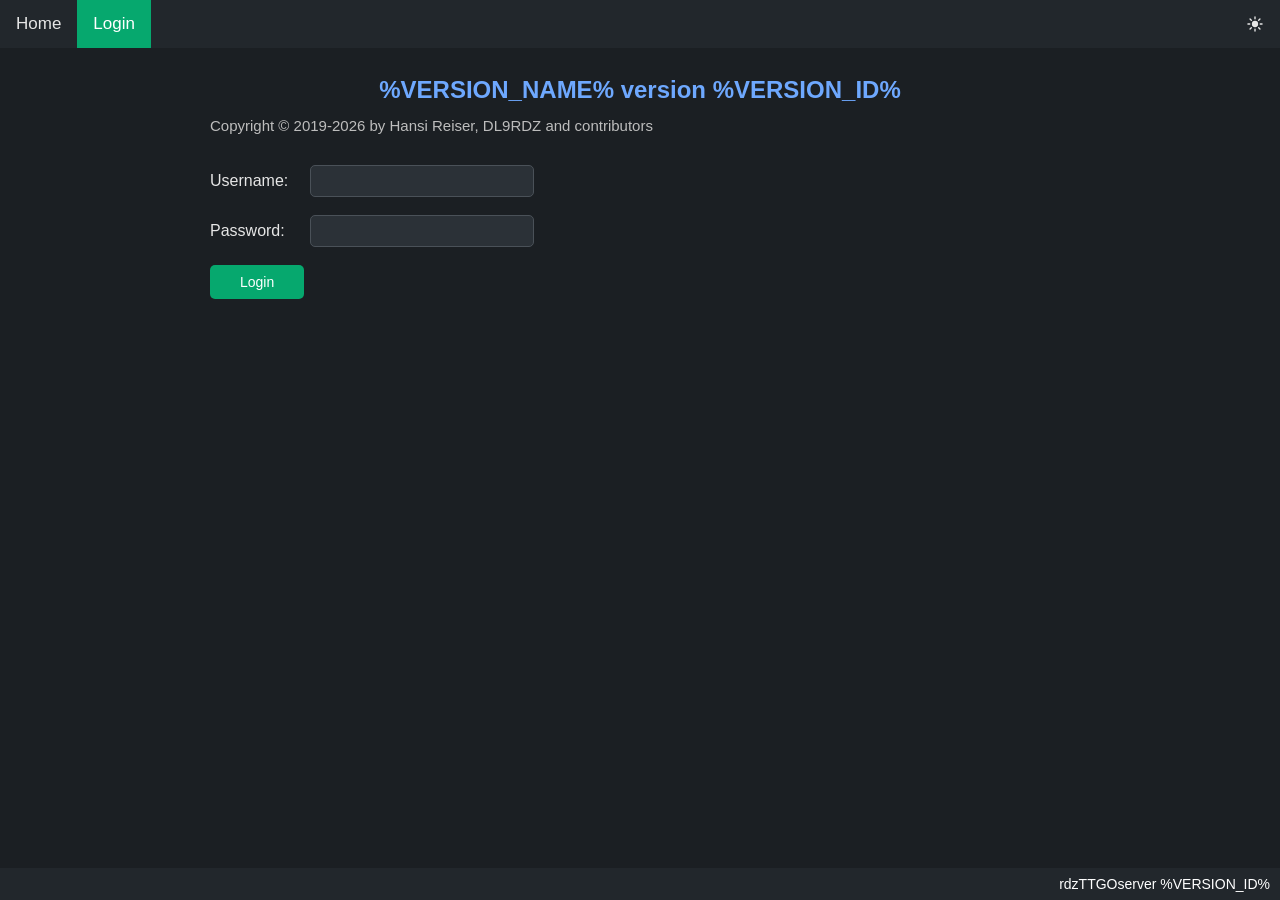
<file: RX_FSK/data/login.html>
<!DOCTYPE html>
<html lang="en">
<head>
    <title>rdzTTGOSonde Login</title>
    <meta charset="UTF-8">
    <meta name="color-scheme" content="light dark">
    <script src="theme.js?v=%VERSION_ID%"></script>
    <meta name="viewport" content="width=device-width, initial-scale=1.0">
    <title>Simple Login Form</title>
    <link rel="icon" href="data:,">
    <link rel="stylesheet" type="text/css" href="style.css?v=%VERSION_ID%">
    <style>
        /* Login button: match the project's green primary buttons. */
        #loginForm button[type="submit"] {
            background-color: var(--brand); color: var(--on-brand); border: none; border-radius: 5px;
            padding: 9px 30px; font-size: 14px; cursor: pointer;
            transition: background-color .3s ease;
        }
        #loginForm button[type="submit"]:hover { background-color: var(--brand-hover); }
        #loginForm button[type="submit"]:active { transform: translateY(1px); }
        /* Align the Username/Password labels so their inputs line up. */
        #loginForm label { display: inline-block; min-width: 6em; }
    </style>
    <script>
        // If loaded inside a tab iframe (e.g. after an auth redirect from a tab's content),
        // take over the full window. Carry the parent page + selected tab (its path + #hash)
        // along as ?next= so a successful login returns there -- this preserves the open tab,
        // which the server never sees (the #hash is never sent in the HTTP request).
        if (window.top !== window.self) {
            var dest = "/login.html";
            try {
                var t = window.top.location;
                dest += "?next=" + encodeURIComponent(t.pathname + t.search + t.hash);
            } catch (e) { /* cross-origin (shouldn't happen on-device); fall back to bare login */ }
            window.top.location.href = dest;
        }
    </script>
    <script src="dialog.js?v=%VERSION_ID%" type="text/javascript"></script>
    <script>
        // Validate a return target: must be a local path on this device. Rejects absolute URLs
        // (open-redirect protection) and the login/logout endpoints (which would loop). An
        // optional #tab hash is allowed. Returns the safe path, or null to fall back to home.
        function safeNext(n) {
            if (!n || n[0] !== '/' || n[1] === '/') return null;   // must be local, not "//host"
            if (n.indexOf('://') !== -1 || n.indexOf('\\') !== -1) return null;
            if (n.indexOf('/login.html') === 0 || n.indexOf('/logout') === 0) return null;
            return n;
        }
        function afterLogin() {
            const next = safeNext(new URLSearchParams(window.location.search).get('next'));
            window.location.href = next || '/index.html';
        }
        function doLogin(event) {
            event.preventDefault(); // Prevent form's default submission behavior
            const username = document.getElementById('user').value;
            const password = document.getElementById('pass').value;
            // The server verifies the password against a salted+peppered hash, so the
            // plaintext is sent here (the device has no TLS; the session cookie and all
            // other traffic already travel in clear over HTTP). On success the server
            // replies with a redirect (+Set-Cookie JWT), which fetch follows.
            const body = new URLSearchParams({ user: username, password: password });
            fetch('/login.html', { method: 'POST', body: body, credentials: 'same-origin' })
                .then(resp => {
                    if (resp.ok) { afterLogin(); return; }
                    return resp.text().then(msg => showAlert(msg || 'Login failed'));
                })
                .catch(() => { showAlert('Login failed (network error)'); });
        }
    </script>
</head>
<body>
<div class="wrapper">
 <div class="header"><div id="myTopnav" class="topnav">
  <a href="/index.html" class="tablinks">Home</a>
  <a id="defaultTab" class="tablinks active">Login</a>
 </div>
 <div id="themeToggle" class="themetoggle-mount"></div>
 </div>
 <div id="Login" class="tabcontent" style="display: flex;">
  <div class="system-info">
  <h1>%VERSION_NAME% version %VERSION_ID%</h1>
  <p>Copyright &copy; 2019-2026 by Hansi Reiser, DL9RDZ and contributors</p>
  <br>
    <form id="loginForm" action="/login.html" method="POST" onsubmit="doLogin(event)">
        <label for="user">Username:</label>
        <input type="text" id="user" name="user" required><br><br>

        <label for="pass">Password:</label>
        <input type="password" id="pass" name="password" required><br><br>

        <button type="submit">Login</button>
    </form>
  </div>
  <div class="footer"><span></span><span class="ttgoinfo">rdzTTGOserver %VERSION_ID%</span></div>
 </div>
</div>
</body>
</html>
</file>
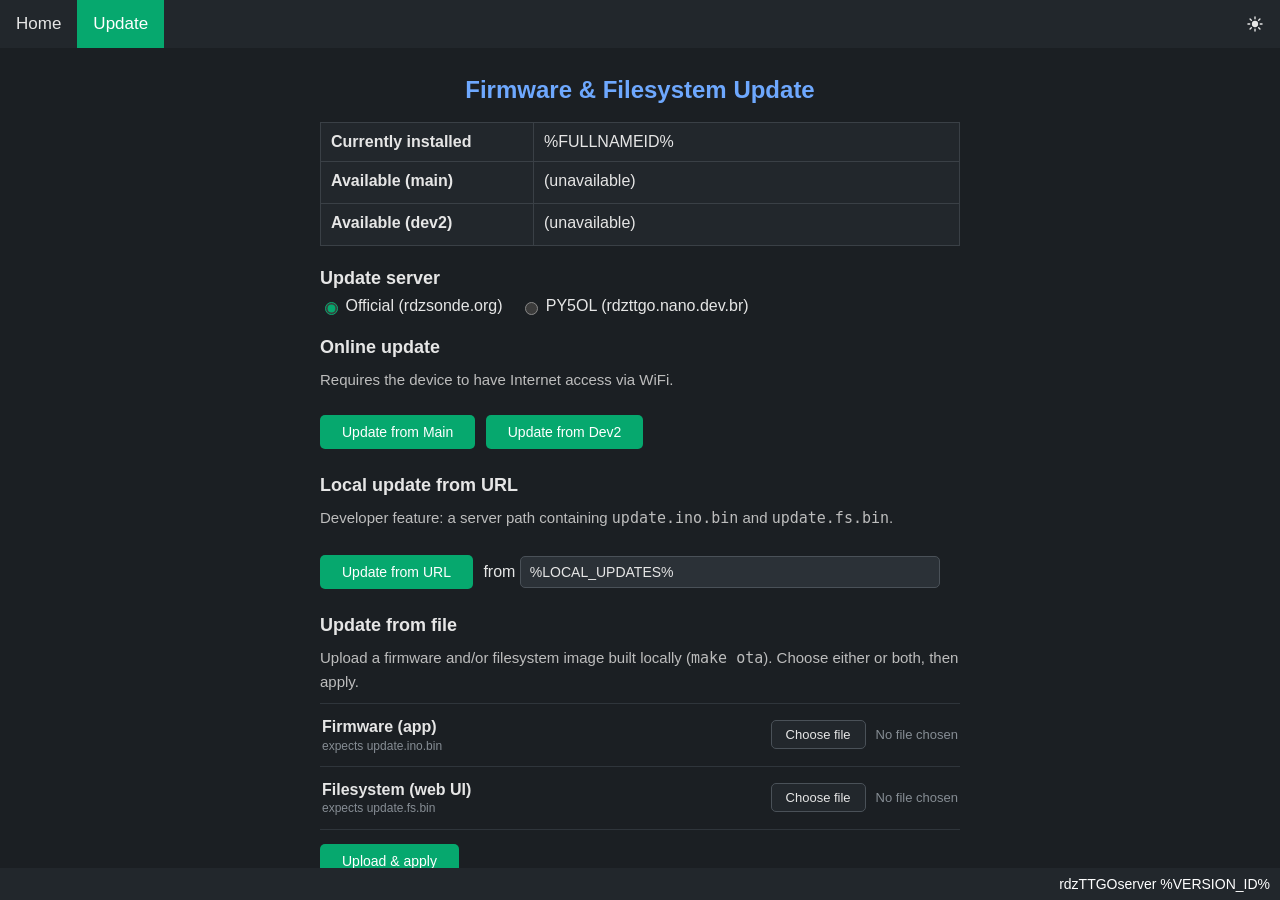
<file: RX_FSK/data/upd.html>
<!DOCTYPE html>
<html lang="en">
<head>
  <title>rdzTTGOSonde Update</title>
  <meta charset="UTF-8">
  <meta name="color-scheme" content="light dark">
  <script src="theme.js?v=%VERSION_ID%"></script>
  <meta name="viewport" content="width=device-width, initial-scale=1.0">
  <link rel="icon" href="data:,">
  <link rel="stylesheet" type="text/css" href="style.css?v=%VERSION_ID%">
  <script src="dialog.js?v=%VERSION_ID%"></script>
  <style>
    /* Update page: keep the table and each method section in one centered column. */
    .upd-version { max-width: 640px; margin: 18px auto; }
    .upd-version td:first-child { font-weight: bold; width: 12em; }
    .upd-section { margin: 22px auto; max-width: 640px; }
    .upd-section h2 { font-size: 18px; margin: 0 0 8px; }
    .upd-note { color: var(--text-muted); font-size: 13px; line-height: 1.5; }
    .upd-url { padding: 6px 8px; box-sizing: border-box; max-width: 30em; }
    /* Server-select radios. The shared ".system-info input:focus" rule (style.css)
       adds a green box-shadow meant for text fields, which looks wrong on a radio;
       reset it here and give the brand accent + a normal keyboard focus outline. */
    #server-select label { cursor: pointer; }
    #server-select input[type="radio"] { accent-color: var(--brand); box-shadow: none; vertical-align: middle; }
    #server-select input[type="radio"]:focus { box-shadow: none; outline: none; }
    #server-select input[type="radio"]:focus-visible { outline: 2px solid var(--brand); outline-offset: 2px; }
    /* Per-branch update status shown under the version in its table row. */
    .upd-status { display: block; font-size: 13px; margin-top: 3px; }
    .upd-ok    { color: var(--brand-text); }   /* up to date (green) */
    .upd-avail { color: var(--accent-info); }   /* update available (blue) */
    .upd-info  { color: var(--text-muted); }
    .upd-warn  { color: var(--danger-text); }
    .updbtn {
      background-color: var(--brand); color: var(--on-brand); border: none; border-radius: 5px;
      padding: 9px 22px; font-size: 14px; cursor: pointer; margin: 4px 6px 4px 0;
      transition: background-color .3s ease;
    }
    .updbtn:hover { background-color: var(--brand-hover); }
    .updbtn:active { transform: translateY(1px); }
    .updbtn:disabled { background-color: var(--brand-disabled); cursor: not-allowed; }
    /* Update-from-file: styled rows with a custom file button (the native control is
       unstyled and locale-dependent). */
    .filerow { display: flex; align-items: center; justify-content: space-between;
               gap: 14px; padding: 12px 2px; border-bottom: 1px solid var(--border-hairline); }
    .filerow:first-of-type { border-top: 1px solid var(--border-hairline); }
    .fileinfo { display: flex; flex-direction: column; line-height: 1.35; }
    .upd-hint { color: var(--text-faint); font-size: 12px; }
    .filepick { display: flex; align-items: center; gap: 10px; cursor: pointer; min-width: 0; }
    .filebtn { background: var(--bg-alt); border: 1px solid var(--border-input); border-radius: 5px;
               padding: 6px 14px; font-size: 13px; color: var(--text); white-space: nowrap; }
    .filepick:hover .filebtn { background: var(--border-soft); }
    /* Fixed-width name column so every .filepick is the same width and the "Choose file"
       buttons line up across rows (the button sits left of this variable-length name). */
    .filename { font-size: 13px; color: var(--text-faint); overflow-wrap: anywhere; flex: 0 0 12em; }
    .filepick.has-file .filename { color: var(--text); }
    .filepick.bad-name .filename { color: var(--danger-text); }   /* name differs from the expected one */
    .updbtn[type="submit"] { margin-top: 14px; }
  </style>
</head>
<body>
<div class="wrapper">
  <div class="header"><div id="myTopnav" class="topnav">
    <a href="/index.html" class="tablinks">Home</a>
    <a class="tablinks active">Update</a>
  </div>
  <div id="themeToggle" class="themetoggle-mount"></div>
  </div>
  <div class="tabcontent" style="display: flex;">
    <div class="system-info">
      <h1>Firmware &amp; Filesystem Update</h1>

      <!-- Installed vs. available versions; each available row also shows whether an
           online update to it is allowed (set by checkVersion()). -->
      <table class="status-table upd-version">
        <tr><td>Currently installed</td><td>%FULLNAMEID%</td></tr>
        <tr id="rowMain"><td>Available (main)</td><td>
          <span id="verMain">(&hellip;checking&hellip;)</span>
          <span id="stMain" class="upd-status"></span></td></tr>
        <tr id="rowDev2"><td>Available (dev2)</td><td>
          <span id="verDev2">(&hellip;checking&hellip;)</span>
          <span id="stDev2" class="upd-status"></span></td></tr>
        <tr id="rowPy5ol"><td>Available (PY5OL)</td><td>
          <span id="verPy5ol">(&hellip;checking&hellip;)</span>
          <span id="stPy5ol" class="upd-status"></span></td></tr>
      </table>

      <!-- Update server selector. Chooses which host the device downloads from; the
           choice is remembered in localStorage (applyServer). Official uses the built-in
           rdzsonde.org main/dev2 branches; PY5OL uses rdzttgo.nano.dev.br (single build).
           The download host itself is set in firmware (handleUpdatePost) by the button name. -->
      <div class="upd-section" id="server-select">
        <h2>Update server</h2>
        <label><input type="radio" name="updserver" value="official" checked>
          Official (rdzsonde.org)</label>
        &nbsp;&nbsp;
        <label><input type="radio" name="updserver" value="py5ol">
          PY5OL (rdzttgo.nano.dev.br)</label>
      </div>

      <!-- Online update (official): pulls from rdzsonde.org over the device's WiFi. Each
           button is enabled/disabled by checkVersion() based on the suffix comparison. -->
      <form class="upd-section" id="online-official" action="update.html" method="post">
        <h2>Online update</h2>
        <p class="upd-note">Requires the device to have Internet access via WiFi.</p>
        <input class="updbtn" id="btnMain" type="submit" name="main" value="Update from Main">
        <input class="updbtn" id="btnDev2" type="submit" name="dev2" value="Update from Dev2">
      </form>

      <!-- Online update (PY5OL): single flat build served from rdzttgo.nano.dev.br. -->
      <form class="upd-section" id="online-py5ol" action="update.html" method="post">
        <h2>Online update</h2>
        <p class="upd-note">Downloads from rdzttgo.nano.dev.br over the device's WiFi.</p>
        <input class="updbtn" id="btnPy5ol" type="submit" name="py5ol" value="Update from PY5OL">
      </form>

      <!-- Local update from a URL (developer feature; hidden unless enabled) -->
      <form class="upd-section" id="local-update-section" action="update.html" method="post">
        <h2>Local update from URL</h2>
        <p class="upd-note" id="local-update-info">Developer feature: a server path
          containing <tt>update.ino.bin</tt> and <tt>update.fs.bin</tt>.</p>
        <!-- The Local-Update button must precede the URL field: the firmware only honors
             the "url" parameter once it has already seen "local" in submission order. -->
        <input class="updbtn" type="submit" name="local" value="Update from URL"> from
        <input class="upd-url" type="text" name="url" value="%LOCAL_UPDATES%" size="48">
      </form>

      <!-- Update from local files (hidden unless allowfileupload is enabled in config).
           Select the firmware and/or filesystem image; one button uploads all chosen.
           The firmware auto-detects each file by content, so the slot is just a hint. -->
      <form class="upd-section" id="file-update-section" action="/uploadota" method="post"
            enctype="multipart/form-data">
        <h2>Update from file</h2>
        <p class="upd-note">Upload a firmware and/or filesystem image built locally
          (<tt>make ota</tt>). Choose either or both, then apply.</p>
        <div class="filerow">
          <div class="fileinfo"><b>Firmware (app)</b><span class="upd-hint">expects update.ino.bin</span></div>
          <label class="filepick">
            <input type="file" name="firmware" accept=".bin" data-expect="update.ino.bin" hidden>
            <span class="filebtn">Choose file</span><span class="filename">No file chosen</span>
          </label>
        </div>
        <div class="filerow">
          <div class="fileinfo"><b>Filesystem (web UI)</b><span class="upd-hint">expects update.fs.bin</span></div>
          <label class="filepick">
            <input type="file" name="filesystem" accept=".bin" data-expect="update.fs.bin" hidden>
            <span class="filebtn">Choose file</span><span class="filename">No file chosen</span>
          </label>
        </div>
        <input class="updbtn" type="submit" value="Upload &amp; apply">
      </form>

      <div class="upd-section">
        <p class="upd-note">
          If the version suffix <b>letter</b> differs, a full re-flash over USB is
          mandatory and the update will not work. If only the <b>number</b> differs,
          the update includes filesystem changes but is safe to apply. If the suffix
          is identical, the update applies fully.
        </p>
      </div>
    </div>
    <div class="footer"><span></span><span class="ttgoinfo">rdzTTGOserver %VERSION_ID%</span></div>
  </div>
</div>

<script>
const localEnabled = "%LOCAL_UPDATES%";
const fileUploadEnabled = "%ALLOWFILEUPLOAD%";   // "1" enables the Update-from-file section
const installed = "%FULLNAMEID%".trim();   // e.g. teste20260616-C3
const initialBootID = "%BOOTID%";          // changes when the device reboots after updating
// PCT holds the percent sign, built at runtime so no literal percent character appears
// in this file. It is served through the firmware token template engine, which would
// mis-parse a stray percent as a token delimiter and corrupt the script.
const PCT = String.fromCharCode(37);

document.addEventListener("DOMContentLoaded", () => {
  // The local-update-from-URL section is a developer feature; hide it unless a
  // local update server has been configured (localupd.txt -> %LOCAL_UPDATES%).
  if (localEnabled.trim() === "") {
    const sec = document.getElementById("local-update-section");
    if (sec) sec.style.display = "none";
  }
});

// On a real device the page is served from the device's IP and pulls version info
// from the selected update server. Under the local preview server (localhost, or its
// :8099 port) the same paths are mocked, so fetch them same-origin.
const isPreview = location.hostname === "localhost" ||
                  location.hostname === "127.0.0.1" || location.port === "8099";
// Base URL for the browser's version check, per selected server. This is only the
// UI version fetch — the device itself downloads the firmware over http (no TLS),
// see handleUpdatePost/execOTA. The PY5OL server redirects http->https for
// everything except the .bin files, and a redirect response carries no CORS header,
// so fetch its update-info.html over https directly (the browser can do TLS; going
// from an http page to https is allowed, unlike the reverse).
function hostFor(server) {
  if (isPreview) return "";
  return server === "py5ol" ? "https://rdzttgo.nano.dev.br" : "http://rdzsonde.org";
}
const SERVER_KEY = "rdzUpdateServer";   // localStorage key remembering the last choice

// Version strings look like <version_id>-<Letter><Number> (Letter=filesystem major,
// Number=filesystem minor). The suffix is the final '-' token.
function suffixOf(id) {
  let tok = (id || "").trim().split("-").pop();
  let m = /^([A-Za-z]+)(\d+)$/.exec(tok);
  return m ? { letter: m[1].toUpperCase(), number: parseInt(m[2], 10), raw: tok } : null;
}
const insSuf = suffixOf(installed);

// Fork origin of a version string. The PY5OL fork bakes a fixed "py5ol-" prefix into
// version_id (scripts/ota_version.py); upstream builds (e.g. "dev20260405") don't.
// Anything without that prefix is treated as the Official fork.
function forkOf(id) {
  return /^py5ol/i.test((id || "").trim()) ? "PY5OL" : "Official";
}
const installedFork = forkOf(installed);
// Which fork each online update button installs. Local-URL/file uploads supply a
// user-chosen image and are intentionally absent here (no cross-fork gate).
const BUTTON_FORK = { main: "Official", dev2: "Official", py5ol: "PY5OL" };

// Two independent questions:
//  1) Freshness: is a new version available? Compare the FULL version string
//     (version_id + suffix), NOT just the filesystem suffix -- otherwise two
//     different builds sharing the same FS version look "up to date".
//  2) Compatibility (only relevant once a new version exists), from the suffix:
//     Letter differs -> FS layout incompatible, USB re-flash required (block).
//     Number differs -> FS content changed but safe to apply online (allow).
//     Same suffix    -> applies fully (allow).
// Unknown/unparseable available version -> allow (can't validate).
function classify(avail) {
  avail = (avail || "").trim();
  let av = suffixOf(avail);
  if (!insSuf || !av) return { ok: true, level: "upd-info", msg: "" };
  if (avail === installed)
    return { ok: true, level: "upd-ok", msg: "✓ Up to date" };
  // A different version is available -- qualify how it can be applied.
  if (av.letter !== insSuf.letter)
    return { ok: false, level: "upd-warn", msg: "✗ Update available — incompatible filesystem (" +
             insSuf.letter + "→" + av.letter + "), USB re-flash required" };
  if (av.number !== insSuf.number)
    return { ok: true, level: "upd-avail", msg: "↑ Update available — filesystem changes (" +
             insSuf.raw + "→" + av.raw + "), safe to apply online" };
  return { ok: true, level: "upd-avail", msg: "↑ Update available — applies fully" };
}

// Fetch an "available version" string from a full URL, show it, set its status, and
// gate its button. Used for both the official main/dev2 branches and the flat PY5OL
// build (whose update-info.html sits at the server root).
function checkVersionUrl(url, verEl, stEl, btn) {
  let req = new XMLHttpRequest();
  // Cache-bust: without this the browser serves update-info.html from disk cache
  // and reports a stale "available version". A query param (rather than a
  // Cache-Control header) avoids triggering a CORS preflight on the cross-origin fetch.
  url += (url.indexOf("?") >= 0 ? "&" : "?") + "_=" + (new Date()).getTime();
  req.open("GET", url);
  req.onload = () => {
    let avail = req.response.replace(/<[^>]*>/g, "").trim();
    verEl.textContent = avail || "(unknown)";
    let c = classify(avail);
    btn.disabled = !c.ok;
    stEl.textContent = c.msg;
    stEl.className = "upd-status " + c.level;
  };
  req.onerror = () => {
    // Can't validate without the available version; leave the button usable.
    verEl.textContent = "(unavailable)";
  };
  req.send();
}

// Show the rows/forms for the chosen server, remember the choice, and (re)run the
// version check(s) for whatever is now visible.
function applyServer(server) {
  const isPu = server === "py5ol";
  document.getElementById("rowMain").style.display   = isPu ? "none" : "";
  document.getElementById("rowDev2").style.display   = isPu ? "none" : "";
  document.getElementById("rowPy5ol").style.display = isPu ? "" : "none";
  document.getElementById("online-official").style.display = isPu ? "none" : "";
  document.getElementById("online-py5ol").style.display   = isPu ? "" : "none";
  const r = document.querySelector('input[name=updserver][value="' + server + '"]');
  if (r) r.checked = true;
  try { localStorage.setItem(SERVER_KEY, server); } catch (e) { /* private mode */ }

  if (isPu) {
    // PY5OL is a single flat build: update-info.html lives at the server root.
    checkVersionUrl(hostFor("py5ol") + "/update-info.html",
      document.getElementById("verPy5ol"),
      document.getElementById("stPy5ol"),
      document.getElementById("btnPy5ol"));
  } else {
    checkVersionUrl(hostFor("official") + "/main/update-info.html",
      document.getElementById("verMain"),
      document.getElementById("stMain"), document.getElementById("btnMain"));
    checkVersionUrl(hostFor("official") + "/dev2/update-info.html",
      document.getElementById("verDev2"),
      document.getElementById("stDev2"), document.getElementById("btnDev2"));
  }
}

// Restore the last-used server (default official) and wire the radio buttons.
let savedServer = "official";
try { savedServer = localStorage.getItem(SERVER_KEY) || "official"; } catch (e) { /* ignore */ }
if (savedServer !== "official" && savedServer !== "py5ol") savedServer = "official";
applyServer(savedServer);
document.querySelectorAll('input[name=updserver]').forEach(radio =>
  radio.addEventListener("change", () => applyServer(radio.value)));

// Intercept the online / local-URL update forms: confirm, POST in the background,
// then show a progress dialog that polls for the reboot and reloads. Submitting
// normally would navigate away to the firmware's plain "wait until reboot" text.
function startServerUpdate(form, submitter) {
  // Build the urlencoded body in the order the firmware expects: the action button
  // (main/dev2/local) first, and for a local update the url field AFTER "local".
  const body = new URLSearchParams();
  body.append(submitter.name, submitter.value);
  if (submitter.name === "local") {
    const u = form.querySelector("[name=url]");
    if (u) body.append("url", u.value);
  }
  const dlg = showProgress("Sending update request…", "Updating");
  fetch(form.action, { method: "POST", body: body, credentials: "same-origin" })
    .then(r => {
      if (!r.ok) return r.text().then(t => { throw new Error(t || ("HTTP " + r.status)); });
      dlg.close();
      waitForRebootAndReload(initialBootID, "Updating",
        "The device is downloading and flashing the new version, then it will reboot. " +
        "Do not power it off.");
    })
    .catch(err => { dlg.close(); showAlert("Could not start update: " + err.message); });
}

document.querySelectorAll('form[action="update.html"]').forEach(form => {
  form.addEventListener("submit", e => {
    e.preventDefault();
    const sub = e.submitter || form.querySelector("input[type=submit]");
    if (!sub || sub.disabled) return;
    const targetFork = BUTTON_FORK[sub.name];   // undefined for local-URL -> no gate
    if (targetFork && targetFork !== installedFork) {
      // Cross-fork update: require the user to type the target fork name so a fork
      // switch can't be triggered by an accidental tap.
      const word = targetFork.toUpperCase();
      showPrompt(
        "This switches your firmware from " + installedFork + " to " + targetFork +
        " — these are different builds.\nType " + word +
        " to continue. The device will reboot after updating.",
        { title: "Switch firmware source?", placeholder: word, confirmWord: targetFork })
        .then(ok => { if (ok) startServerUpdate(form, sub); });
      return;
    }
    showConfirm(sub.value + " now?\nThe device will reboot after updating.")
      .then(ok => { if (ok) startServerUpdate(form, sub); });
  });
});

// Update-from-file: upload the selected firmware/filesystem image(s) to /uploadota with
// an upload progress bar, then wait for the reboot and reload. Hidden unless enabled.
function startFileUpload(form) {
  const fd = new FormData();
  let n = 0;
  form.querySelectorAll("input[type=file]").forEach(inp => {
    if (inp.files && inp.files.length) { fd.append(inp.name, inp.files[0]); n++; }
  });
  if (n === 0) { showAlert("Please choose at least one file to upload."); return; }
  showConfirm("Upload " + n + " file(s) and apply?\nThe device will reboot afterwards.")
    .then(ok => {
      if (!ok) return;
      const dlg = showProgress("Uploading… 0" + PCT, "Updating");
      const xhr = new XMLHttpRequest();
      xhr.open("POST", form.action);
      xhr.upload.onprogress = e => {
        if (e.lengthComputable) dlg.update("Uploading… " + Math.round(e.loaded / e.total * 100) + PCT);
      };
      xhr.onload = () => {
        if (xhr.status === 200) {
          waitForRebootAndReload(initialBootID, "Updating",
            "The uploaded image is being applied, then the device will reboot. Do not power it off.");
        } else {
          dlg.close();
          showAlert("Upload failed: " + (xhr.responseText || ("HTTP " + xhr.status)));
        }
      };
      xhr.onerror = () => { dlg.close(); showAlert("Upload failed (network error)."); };
      xhr.send(fd);
    });
}

// Reflect the chosen file's name in the styled picker. accept="" only filters by
// extension, so flag (red) a name that differs from the expected one — but still
// allow it, since the firmware detects firmware-vs-filesystem by content anyway.
function refreshPick(inp) {
  const pick = inp.closest(".filepick");
  const fnEl = pick.querySelector(".filename");
  if (inp.files && inp.files.length) {
    const nm = inp.files[0].name, expect = inp.getAttribute("data-expect");
    fnEl.textContent = nm;
    pick.classList.add("has-file");
    pick.classList.toggle("bad-name", !!expect && nm !== expect);
  } else {
    fnEl.textContent = "No file chosen";
    pick.classList.remove("has-file", "bad-name");
  }
}

const fileForm = document.getElementById("file-update-section");
if (fileForm) {
  if (fileUploadEnabled === "0" || fileUploadEnabled.trim() === "") {
    fileForm.style.display = "none";
  } else {
    fileForm.querySelectorAll("input[type=file]").forEach(inp =>
      inp.addEventListener("change", () => refreshPick(inp)));
    fileForm.addEventListener("submit", e => { e.preventDefault(); startFileUpload(e.target); });
  }
}
</script>
</body>
</html>
</file>
<file: RX_FSK/data/style.css>
/* =========================================================================
   Theme tokens. Light values live here; the dark set is in the two blocks
   at the end of this file. Colors elsewhere in this file MUST be var(--...)
   references -- the only exceptions are the two select-caret data-URI SVGs
   (a data: URL cannot contain var()) and the fixed status dots (.ybg/.gbg/
   .rbg), which mean the same thing in both themes.
   ========================================================================= */
:root {
  color-scheme: light;

  --bg: #fff;                 /* page background */
  --bg-alt: #f4f4f4;          /* table header / subtle fill */
  --surface: #fff;            /* cards, modals, popups, select options */
  --surface-translucent: rgba(255, 255, 255, 0.8);  /* .leaflet-center over the map */
  --table-bg: #ddd;           /* legacy table/th/td fill */
  --table-caption-bg: #aaa;   /* td#caption */
  --table-sfreq-bg: #ccc;     /* td#sfreq */

  --text: #333;               /* default text */
  --body-text: #000;          /* browser default */
  --text-strong: #000;        /* emphasised text on light fills */
  --text-body: #545454;       /* modal copy */
  --text-secondary: #444;     /* .system-info paragraphs */
  --text-muted: #777;         /* secondary notes */
  --text-faint: #999;         /* hints, filenames */
  --option-text: #222;        /* open <select> option list */
  --heading: #0F3376;         /* h1 */
  --link: #0000ee;            /* a:link/a:visited */

  --border: #ccc;
  --border-soft: #ddd;
  --border-strong: #bbb;
  --border-input: #c9c9c9;    /* .modal-input, .filebtn */
  --border-hairline: #e3e3e3; /* upd.html file rows */
  --table-border: black;      /* the legacy `table, th, td` border */
  --panel-hover-bg: #808080;  /* .cfgpanel:hover td */

  --field-bg: #fff;
  --field-border: #bbb;
  --field-text: #333;

  --brand: #04AA6D;           /* brand green as a BACKGROUND (buttons) */
  --brand-hover: #038f5b;
  --brand-active: #037a4d;
  --brand-disabled: #9bbfae;
  --brand-text: #04AA6D;      /* brand green as TEXT (needs its own contrast) */
  --brand-ring: rgba(4, 170, 109, 0.20);
  --brand-ring-strong: rgba(4, 170, 109, 0.40);
  --on-brand: #fff;           /* text on a brand-colored fill */

  --danger: #CC1111;          /* destructive BACKGROUND */
  --danger-hover: #b30f0f;
  --danger-text: #c00;        /* destructive TEXT */

  --neutral-btn: #6e7881;
  --neutral-btn-hover: #5f686f;
  --neutral-btn-active: #545c62;
  --neutral-ring: rgba(110, 120, 129, 0.5);
  --disabled-btn: #6c757d;
  --disabled-btn-text: #cfd3d6;

  --nav-bg: #333;
  --nav-text: #f2f2f2;
  --nav-icon: #fff;           /* .hamburger bars */
  --nav-hover-bg: #ddd;
  --nav-hover-text: #000;
  --menu-bg: #3a3a3a;
  --menu-text: #f2f2f2;
  --menu-muted: #bbb;
  --menu-border: #4a4a4a;

  --shadow: rgba(0, 0, 0, 0.18);
  --shadow-strong: rgba(0, 0, 0, 0.35);
  --shadow-menu: rgba(0, 0, 0, 0.65);
  --overlay: rgba(0, 0, 0, 0.4);
  --spinner-track: #e6e6e6;
  --accent-info: #007BFF;     /* #refresh-button:hover */
}

/* --border-hairline, --border-soft, --brand-text, --danger-text and --text-faint are
   referenced by no rule in this file. That is intentional, not dead weight: they are
   consumed by the other pages' inline styles (upd.html, sdfiles.html, users.html). Do
   not delete them, and do not add rules here just to use them. */

body, html {
	height: 100%;
	margin: 0;
	font-family: Arial;
	background-color: var(--bg);
}

/* Modal dialogs (dialog.js) -- replaces native alert()/confirm().
   Styled to resemble SweetAlert2's default theme (centered card, bounce-in,
   indigo confirm + grey cancel) without bundling the library. */
.modal-overlay {
	position: fixed;
	top: 0; right: 0; bottom: 0; left: 0;
	z-index: 1060;
	display: flex;
	align-items: center;
	justify-content: center;
	padding: 16px;
	background: var(--overlay);
	animation: modalFade 0.15s ease-out;
}
.modal-box {
	background: var(--surface);
	color: var(--text-body);
	width: auto;
	min-width: 15em;
	max-width: 26em;
	border-radius: 14px;
	padding: 1.75em 1.75em 1.4em;
	box-shadow: 0 10px 40px var(--shadow);
	font-family: Arial, sans-serif;
	font-size: 16px;
	text-align: center;
	animation: modalPop 0.3s;
}
.modal-msg {
	white-space: pre-line;
	line-height: 1.55;
	font-size: 1.125em;
	color: var(--text-body);
	margin: 0 0 1.5em;
}
.modal-input {
	display: block;
	width: 100%;
	box-sizing: border-box;
	padding: 0.55em 0.7em;
	margin: 0 0 1.4em;
	font-size: 1.05em;
	border: 1px solid var(--border-input);
	border-radius: 0.25em;
}
.modal-input:focus {
	outline: none;
	border-color: var(--brand);   /* project green accent */
	box-shadow: 0 0 0 3px var(--brand-ring);
}
/* Progress dialog (showProgress): spinner + bold title above the message. */
.modal-spinner {
	width: 42px; height: 42px; margin: 0.1em auto 1.1em;
	border: 4px solid var(--spinner-track); border-top-color: var(--brand);
	border-radius: 50%; animation: modalSpin 0.9s linear infinite;
}
.modal-title { font-size: 1.2em; font-weight: 700; color: var(--text); margin: 0 0 0.55em; }
@keyframes modalSpin { to { transform: rotate(360deg); } }
.modal-actions {
	display: flex;
	flex-direction: row-reverse;   /* confirm on the left, cancel on the right (SweetAlert2 order) */
	justify-content: center;
	gap: 0.6em;
}
.modal-btn {
	border: 0;
	border-radius: 0.25em;
	padding: 0.625em 1.6em;
	font-size: 1em;
	font-weight: 500;
	color: var(--on-brand);
	cursor: pointer;
	transition: background-color .15s, box-shadow .15s;
}
.modal-btn:focus-visible {
	outline: none;
	box-shadow: 0 0 0 3px var(--brand-ring-strong);
}
.modal-btn-primary { background-color: var(--brand); }   /* project green accent */
.modal-btn-primary:hover { background-color: var(--brand-hover); }
.modal-btn-primary:active { background-color: var(--brand-active); }
.modal-btn-cancel { background-color: var(--neutral-btn); }
.modal-btn-cancel:hover { background-color: var(--neutral-btn-hover); }
.modal-btn-cancel:active { background-color: var(--neutral-btn-active); }
.modal-btn-cancel:focus-visible { box-shadow: 0 0 0 3px var(--neutral-ring); }
/* Disabled OK button (showPrompt gate: text doesn't yet match confirmWord). Muted
   green matches .updbtn:disabled; :disabled:hover keeps the hover rule from re-darkening. */
.modal-btn:disabled { cursor: not-allowed; opacity: 0.7; }
.modal-btn-primary:disabled,
.modal-btn-primary:disabled:hover { background-color: var(--brand-disabled); }

@keyframes modalFade { from { opacity: 0; } to { opacity: 1; } }
/* SweetAlert2's signature show animation (swal2-show) */
@keyframes modalPop {
	0%   { transform: scale(0.7); }
	45%  { transform: scale(1.05); }
	80%  { transform: scale(0.95); }
	100% { transform: scale(1); }
}
@media (prefers-reduced-motion: reduce) {
	.modal-overlay, .modal-box, .modal-spinner { animation: none; }
	/* Still a visible ring, just not spinning. */
	.tabcontent.loading::after { animation: none; }
}

.system-info {
    padding: 20px;
    font-family: Arial, sans-serif;
    flex-grow: 1;
    overflow-y: auto;
}
.system-info p {
    margin: 10px auto;   /* auto L/R so paragraphs stay centered in the full-width panel */
    font-size: 15px;
    font-weight: normal;
    line-height: 1.55;
    color: var(--text-secondary);
}
.system-info h1 {
    font-size: 24px;
    margin-bottom: 10px;
}
.status-table {
    width: 100%;
    border-collapse: collapse;
    margin-top: 20px;
}
.status-table th, .status-table td {
    padding: 10px;
    border: 1px solid var(--border);
    text-align: left;
    vertical-align: top;
}
.status-table th {
    background-color: var(--bg-alt);
    font-weight: bold;
}
#refresh-button {
    background: none;
    border: none;
    cursor: pointer;
}
#refresh-button:hover {
    color: var(--accent-info);
}

h2.external-links {
    margin-top: 40px;
    text-align: center;
    font-size: 20px;
    margin-bottom: 15px;
}

.link-buttons {
    display: flex;
    justify-content: center;
    gap: 20px;
}

.link-buttons .button {
    background-color: var(--brand);
    color: var(--on-brand);
    padding: 15px 20px;
    text-decoration: none;
    border-radius: 5px;
    font-size: 18px;
    transition: background-color 0.3s ease;
}


.active, .cfgheader:hover {
  background-color: var(--border);
}
.cfgpanel {
}
.cfgpanel:hover td, .cfgpanel:active td{
    background-color: var(--panel-hover-bg) !important;
    color: var(--on-brand);
}

th.cfg {
  padding:5pt
}
table.stat {
  margin:0px 0px 5px 0px;
}

.hamburger {
  position: relative;
  display: inline-block;
  width: 1.25em;
  height: 0.8em;
  margin-right: 0.3em;
  border-top: 0.2em solid var(--nav-icon);
  border-bottom: 0.2em solid var(--nav-icon);
}

.hamburger:before {
  content: "";
  position: absolute;
  top: 0.3em;
  left: 0px;
  width: 100%;
  border-top: 0.2em solid var(--nav-icon);
}

.wrapper {
  height: 100%;
  display: flex;
  flex-direction: column;
  margin: 0;
}
.tci {
  flex-grow: 1; border: none; margin: 0; padding: 0; overflow-y: auto;
  /* Hidden until the frame's own document has loaded and themed itself (index.html
     adds .loaded on the iframe's load event). A frame that is still blank has no
     data-theme and no style.css, so its color scheme resolves light; when that
     differs from the embedder's (dark UI over a light OS preference) the browser
     keeps the frame's canvas opaque and paints it white, over the background-color
     below -- which is why that rule alone cannot cover the gap. Uncached, the gap
     lasts a whole qrg.html + style.css fetch from the device.
     visibility, not display: the flex box keeps its size, so revealing the frame
     does not reflow the tab. */
  visibility: hidden;
}
.tci.loaded { visibility: visible; }
.footer {
 background-color: var(--nav-bg);
 display: flex;
 justify-content: space-between;
}

td.ch {
  text-align: right;
  padding: 0px 8px;
}
td.act {
  text-align: center;
}
table, th, td {
	border: 1px solid var(--table-border);
	border-collapse: collapse;
	background-color: var(--table-bg)
}

td#caption {
	text-align: center;
	background-color: var(--table-caption-bg);
	font-weight: bold;
}

td#sfreq {
	background-color: var(--table-sfreq-bg);
}

.content {
	display: flex;
	flex: 1;
	flex-direction: column;
	overflow: auto;
	height: 100%;
}
.tabcontent {
	display: none;
	flex: 1;
	border-top: none;
	flex-direction: column;
	overflow: auto;
	position: relative;   /* containing block for the loading spinner below */
}
/* Loading affordance for the tabs that are iframes: the frame is hidden until it has
   themed itself (see .tci), which without this leaves an empty panel for as long as the
   device takes to render the page -- clearly noticeable on real hardware. index.html adds
   .loading when it navigates a frame and drops it in the frame's load handler.
   Absolutely positioned, so it centres over the panel instead of being laid out after the
   hidden frame, which already fills the column. Same geometry/animation as .modal-spinner:
   42px content box + 4px border = 50px, hence the -25px offsets. */
.tabcontent.loading::after {
	content: "";
	position: absolute;
	top: 50%; left: 50%;
	width: 42px; height: 42px; margin: -25px 0 0 -25px;
	border: 4px solid var(--spinner-track); border-top-color: var(--brand);
	border-radius: 50%; animation: modalSpin 0.9s linear infinite;
}

html {
  font-family: Helvetica;
  display: block;          /* inline-block here would break margin:0 auto centering of forms */
  text-align: left;
}
h1{
  color: var(--heading);
  font-size: 24px
}

.button2 {
  background-color: var(--danger);
}
:disabled.save {
  opacity: 0.5;
}
/* Footer backup/restore icon buttons on the qrg/config forms */
.footer-left {
  display: flex;
  align-items: center;
  gap: 12px;
}
.bkpbtns {
  display: inline-flex;
  align-items: center;
  gap: 10px;
}
.iconbtn {
  display: inline-flex;
  align-items: center;
  justify-content: center;
  background-color: var(--brand);
  color: var(--on-brand);
  border: none;
  border-radius: 5px;
  padding: 6px 12px;
  font-size: 18px;
  line-height: 1;
  text-decoration: none;
  cursor: pointer;
  transition: background-color 0.3s ease;
}
.iconbtn:hover { background-color: var(--brand-hover); }
.save {
  background-color: var(--danger);
  border: var(--on-brand);
  border-width: 1;
  color: var(--on-brand);
  padding: 8px 30px;
  text-align: center;
  text-decoration: none;
  display: block;
  font-size: 14px;
  margin: 0
}

.ttgoinfo {
  color: var(--on-brand);
  padding: 8px 10px;
  display: block;
  font-size: 14px;
  margin: 0
}
.ctlbtn {
  background-color: var(--border);
  border: var(--text-strong);
  border-width: 1;
  color: var(--text-strong);
  padding: 4px 30px;
  text-align: center;
  text-decoration: none;
  display: block;
  font-size: 4vh;
  margin-top: 0.3em;
  margin-left: 0.3em;
  margin-right: 0.3em;
}
.update {
  margin: 0;
  display: block;
}

#map {
	height: 100%;
}

.leaflet-popup-content table, .leaflet-popup-content table td {
	border:0;
	background-color: var(--surface);
}

.leaflet-popup-content table td:nth-child(2),.leaflet-popup-content table td:nth-child(5) {
	text-align: right;
	padding-left: 3px;
}

.leaflet-popup-content table td:nth-child(3),.leaflet-popup-content table td:nth-child(6) {
	text-align: left;
	padding-right: 10px;
}

.leaflet-gps{animation:fading 1s infinite}@keyframes fading{0%{opacity:0.7}50%{opacity:1}100%{opacity:0.7}}

.leaflet-gps::after {
	content: '🔵';
}
.leaflet-gps {
	margin-left: -7px !important;
	margin-top: -9px !important;
}

.leaflet-burst::after {
	content: '💥';
}
.leaflet-burst {
	margin-left: -20px !important;
	margin-top: -22px !important;
	font-weight: bold;
	font-size: 30px;
}

.leaflet-landing::after {
	content: '×';
}

.leaflet-landing {
	margin-left: -13px !important;
	margin-top: -30px !important;
	font-weight: bold;
	font-size: 40px;
}


.leaflet-header {
    text-align: center;
    width: 250px;
    box-shadow: 0 1px 5px var(--shadow-menu);
    border-bottom-left-radius: 4px;
    border-bottom-right-radius: 4px;
    pointer-events: auto !important;
}

.leaflet-header #settings {
	display: none;
}

.leaflet-header label {
	display: block;
	margin-top: 5px;
}
.leaflet-header input {
	width: 80px;
	margin: 0 auto;
}

.leaflet-header #submit {
	margin: 3px auto;
}

.leaflet-footer {
		display:none;
    text-align: center;
    width: 180px;
    box-shadow: 0 1px 5px var(--shadow-menu);
    border-top-left-radius: 4px;
    border-top-right-radius: 4px;
}

.leaflet-center {
    left:0;
    right:0;
    margin: 0 auto;
    padding: 5px;
    background: var(--surface);
    background: var(--surface-translucent);
}

.leaflet-header #sonde_detail {
	display:none;
}

@media screen and (max-width: 600px) {
    .leaflet-control-attribution {
        -moz-transform: rotate(-90deg) translateX(100%);
        -ms-transform: rotate(-90deg) translateX(100%);
        -o-transform: rotate(-90deg) translateX(100%);;
        -webkit-transform: rotate(-90deg) translateX(100%);
        transform: rotate(-90deg) translateX(100%);
        -webkit-transform-origin: 100% 100%;
        -moz-transform-origin: 100% 100%;
        -ms-transform-origin: 100% 100%;
        -o-transform-origin: 100% 100%;
        transform-origin: 100% 100%;
    }
}

.ldot {
  height: 15px;
  width: 15px;
	margin-top: 8px;
	margin-left: -1px;
  border-radius: 50%;
  display: inline-block;
}

.ybg {
	background-color: orange;
	background-image: -webkit-gradient(linear, left top, left bottom, from(yellow), to(orange));
	background-image: linear-gradient(top, yellow, orange);
}
.gbg {
	background-color: green;
	background-image: -webkit-gradient(linear, left top, left bottom, from(lime), to(green));
	background-image: linear-gradient(top, lime, green); 
}
.rbg { 
	background-color: red;
	background-image: -webkit-gradient(linear, left top, left bottom, from(orange), to(red));
	background-image: linear-gradient(top, orange, red); 
}

#sonde_statbar .ldot {
	margin-right: 3px;
}

/* Add a black background color to the top navigation */
.topnav {
  background-color: var(--nav-bg);
  overflow: hidden;
}

/* Style the links inside the navigation bar */
.topnav a {
  float: left;
  display: block;
  color: var(--nav-text);
  text-align: center;
  padding: 14px 16px;
  text-decoration: none;
  font-size: 17px;
}

/* Change the color of links on hover */
.topnav a:hover {
  background-color: var(--nav-hover-bg);
  color: var(--nav-hover-text);
}

/* Add an active class to highlight the current page */
.topnav a.active {
  background-color: var(--brand);
  color: var(--on-brand);
}

/* Hide the link that should open and close the topnav on small screens */
.topnav .icon {
  display: none;
  padding-bottom: 12px;
  padding-top: 11px;
}

/* Top-right user menu (index.html) -- lives in .header, not .topnav, so its dropdown
   isn't clipped by the nav's overflow:hidden. */
.header { position: relative; }
/* The theme switch (#themeToggle, first child once theme.js mounts it) and the button are one
   flex row, so they are adjacent by construction regardless of the button's variable width
   (Login vs. a long username) -- see the width-budget note by .themetoggle-mount below. */
.usermenu { position: absolute; top: 0; right: 0; display: flex; align-items: center; }
/* Reserve space at the right of the nav (index.html only) so wrapping tabs never slide
   under the absolutely-positioned user menu. Reset on mobile, where the tabs collapse
   into the hamburger and the menu only needs to clear the icon (see media query below). */
#myTopnav { padding-right: 14em; }
.usermenu-name {
  display: inline-block;
  max-width: 5em;    /* keeps the group (switch + gap + button) inside #myTopnav's 14em
                        reserve at the worst case (see the width-budget note below) */
  overflow: hidden;
  text-overflow: ellipsis;
  white-space: nowrap;
}
.usermenu-btn {
  display: flex;
  align-items: center;
  gap: 7px;
  background: none;
  border: none;
  cursor: pointer;
  color: var(--nav-text);
  font-family: inherit;
  font-size: 17px;
  padding: 14px 16px;
}
.usermenu-btn:hover { background-color: var(--nav-hover-bg); color: var(--nav-hover-text); }
.usermenu-icon { display: block; flex: none; }
/* Caret drawn with borders so it stays crisp and matches the text color (currentColor) */
.usermenu-caret {
  width: 0;
  height: 0;
  margin-left: 2px;
  border-left: 4px solid transparent;
  border-right: 4px solid transparent;
  border-top: 5px solid currentColor;
  transition: transform 0.15s;
}
.usermenu.open .usermenu-caret { transform: rotate(180deg); }
.usermenu-guest .usermenu-caret { display: none; }
.usermenu-dropdown {
  display: none;
  position: absolute;
  top: 100%;
  right: 0;
  min-width: 190px;
  background: var(--menu-bg);
  box-shadow: 0 8px 24px var(--shadow-strong);
  border-radius: 0 0 8px 8px;
  overflow: hidden;
  z-index: 1100;
}
.usermenu.open .usermenu-dropdown { display: block; }
.usermenu-dropdown .mi {
  display: block;
  width: 100%;
  box-sizing: border-box;
  padding: 12px 16px;
  text-align: left;
  background: none;
  border: none;
  cursor: pointer;
  color: var(--menu-text);
  font-family: inherit;
  font-size: 15px;
}
.usermenu-dropdown .mi:hover { background-color: var(--brand); color: var(--on-brand); }
.usermenu-dropdown .mi-header {
  padding: 10px 16px;
  font-size: 13px;
  color: var(--menu-muted);
  border-bottom: 1px solid var(--menu-border);
  white-space: nowrap;
}
@media screen and (max-width: 600px) {
  .usermenu { right: 3.4em; }   /* leave room for the hamburger icon at the far right */
  #myTopnav { padding-right: 0; }  /* tabs collapse to the hamburger here; no reserve needed */
}

/* When the screen is less than 600 pixels wide, hide all links, except for the first one ("Home"). Show the link that contains should open and close the topnav (.icon) */
@media screen and (max-width: 600px) {
  .topnav a:not(.active) {display: none;}
  .topnav a.icon {
    float: right;
    display: block;
  }
}

/* The "responsive" class is added to the topnav with JavaScript when the user clicks on the icon. This class makes the topnav look good on small screens (display the links vertically instead of horizontally) */
@media screen and (max-width: 600px) {
  .topnav.responsive {position: relative;}
  .topnav.responsive a.icon {
    position: absolute;
    right: 0;
    top: 0;
  }
  .topnav.responsive a {
    float: none;
    display: block;
    text-align: left;
  }
}

/* =========================================================================
   Form layout -- center & constrain the config/qrg/wifi/users forms into a
   readable column, and give their tables the same clean look as the Home
   page status table. Scoped to .content / the forms, so Home, login and the
   live map are untouched.
   ========================================================================= */
/* Center the ENTIRE content as one readable column, so the headings (h2/h3),
   the table and the form all line up together -- not just the table.
   Block flow (not flex) so margin:0 auto behaves; .content stays a flex *item*
   of .wrapper (flex:1) so it still fills height and scrolls. */
/* .content stays full width and is the SINGLE scroll area (fills remaining height
   as a flex item of .wrapper; min-height:0 lets it shrink so only it scrolls --
   no nested iframe + content double scrollbar, and the scrollbar sits at the page
   edge rather than mid-page). */
.content {
  display: block;
  flex: 1;
  min-height: 0;
  height: auto;
  overflow: auto;
  padding: 24px 18px 36px;
  box-sizing: border-box;
}
/* Center each top-level block into one readable column, so headings (h2/h3),
   tables and the form all line up together within the full-width scroll area.
   width:100% gives every page a consistent column width (otherwise QRG/Data,
   whose content is short, shrink and look too small next to the dense Config). */
.content > * {
  width: 100%;
  max-width: 820px;
  margin-left: auto;
  margin-right: auto;
  box-sizing: border-box;
}

/* Home page: the white panel is the full-width scroll area, so its vertical
   scrollbar sits at the page's right edge like the other tabs -- a centered
   max-width box would put the scrollbar mid-screen. The content is centered
   into a readable column via .system-info > * instead. */
.system-info {
  box-sizing: border-box;
  min-width: 0;
  padding: 28px 18px;
}
.system-info > * {
  width: 100%;
  max-width: 860px;
  margin-left: auto;
  margin-right: auto;
  box-sizing: border-box;
}
.system-info h1 { text-align: center; margin-top: 0; }
/* Keep long URLs in the license text and long status strings from forcing a
   horizontal scrollbar: let them wrap within the column instead. */
.system-info p, .system-info a,
.status-table td, .status-table th { overflow-wrap: anywhere; }
/* Table fills the centered column; styled like the Home status table.
   margin auto centers it -- needed to override table.stat's margin-left/right:0,
   which would otherwise left-align the Data (status) tables. */
.content table {
  width: 100%;
  border-collapse: collapse;
  margin-left: auto;
  margin-right: auto;
}
.content th, .content td {
  padding: 9px 12px;
  border: 1px solid var(--border);
  text-align: left;
  vertical-align: middle;   /* center labels against their (taller) input fields */
}
.content th { background-color: var(--bg-alt); font-weight: bold; color: var(--text-strong); }
/* Right-size the Value column of the 2-column config table so each label sits
   next to its input instead of at the opposite edge of the screen */
.cfgpanel td:last-child { width: 220px; }
/* Inputs in a table cell fill the cell; fixed-size inputs keep their width */
.content td input[type="text"],
.content td input[type="password"],
.content td select { width: 100%; box-sizing: border-box; }
.content td input[size] { width: auto; }
/* Consistent, modern field styling across every form (config/qrg/wifi/users/login):
   subtle border, rounded corners, comfortable padding and a brand-green focus ring. */
.content input[type="text"],
.content input[type="password"],
.content input[type="number"],
.content select,
.content textarea,
#addForm input[type="text"],
#addForm input[type="password"],
.system-info input[type="text"],
.system-info input[type="password"] {
  padding: 7px 9px;
  border: 1px solid var(--field-border);
  border-radius: 5px;
  font-size: 14px;
  box-sizing: border-box;
  transition: border-color .15s ease, box-shadow .15s ease;
}
.content input[type="text"]:focus,
.content input[type="password"]:focus,
.content input[type="number"]:focus,
.content select:focus,
.content textarea:focus,
#addForm input:focus,
.system-info input:focus,
.system-info select:focus {
  outline: none;
  border-color: var(--brand);
  box-shadow: 0 0 0 3px var(--brand-ring);
}
/* Selects: replace the native control with a custom caret so they match the
   text inputs (same height/border/radius) and render identically across
   browsers and in dark mode. */
.content select,
.system-info select {
  appearance: none;
  -webkit-appearance: none;
  -moz-appearance: none;
  padding-right: 30px;
  background-image: url("data:image/svg+xml,%3Csvg xmlns='http://www.w3.org/2000/svg' width='12' height='12' viewBox='0 0 24 24' fill='none' stroke='%23555' stroke-width='3' stroke-linecap='round' stroke-linejoin='round'%3E%3Cpolyline points='6 9 12 15 18 9'/%3E%3C/svg%3E");
  background-repeat: no-repeat;
  background-position: right 10px center;
  background-size: 12px;
  cursor: pointer;
}
/* the users "Level" dropdown sits beside the 16em inputs -- match their width */
#addForm select { width: 16em; max-width: 100%; }
/* The open option list inherits colors from the styled control, which looks odd;
   pin clean colors so the dropdown reads well in light mode. */
.content select option,
.system-info select option {
  background-color: var(--surface);
  color: var(--option-text);
}

/* Checkboxes (e.g. the config "Touch" toggles) adopt the brand colour. */
.content input[type="checkbox"],
#addForm input[type="checkbox"] {
  accent-color: var(--brand);
  width: 16px; height: 16px;
  vertical-align: middle;
  cursor: pointer;
}
/* The hand-written Add/update user form (users.html) and the login form. */
#addForm { max-width: 820px; margin: 0 auto; }
#addForm input[type="text"], #addForm input[type="password"],
#loginForm input[type="text"], #loginForm input[type="password"] { width: 16em; max-width: 100%; }

/* Control page: a tidy centered stack of buttons. The clamped font-size keeps them
   inside the centered column instead of overflowing and being clipped. */
.content .ctlbtn {
  display: block;
  width: 100%;
  max-width: 440px;
  box-sizing: border-box;
  margin: 10px auto;
  padding: 12px 18px;
  font-size: clamp(15px, 3.4vh, 18px);
  font-weight: 600;
  text-align: center;
  color: var(--on-brand);
  background-color: var(--brand);
  border: none;
  border-radius: 8px;
  cursor: pointer;
  box-shadow: 0 1px 2px var(--shadow);
  transition: background-color 0.15s, transform 0.03s;
}
.content .ctlbtn:hover { background-color: var(--brand-hover); }
.content .ctlbtn:active { transform: translateY(1px); }
/* Destructive actions stand out in red */
.content .ctlbtn[name="format"], .content .ctlbtn[name="reboot"] { background-color: var(--danger); }
.content .ctlbtn[name="format"]:hover, .content .ctlbtn[name="reboot"]:hover { background-color: var(--danger-hover); }
/* Keypresses with no function on the current screen are greyed out and non-clickable */
.content .ctlbtn:disabled,
.content .ctlbtn:disabled:hover {
  background-color: var(--disabled-btn);
  color: var(--disabled-btn-text);
  cursor: not-allowed;
  box-shadow: none;
  opacity: 0.6;
}

/* =========================================================================
   Dark theme. The token list appears TWICE on purpose:
     1. [data-theme="dark"]                  -- what theme.js stamps (JS path)
     2. @media dark + :root:not([data-theme]) -- no-JS fallback, so the UI is
        still dark for a dark-OS visitor with JavaScript disabled.
   An explicit [data-theme="light"] therefore always wins over the OS, because
   the media-query block only matches when NO attribute is present.
   KEEP THE TWO LISTS IDENTICAL.
   ========================================================================= */
:root[data-theme="dark"] {
  color-scheme: dark;

  --bg: #1b1f23;
  --bg-alt: #22272c;
  --surface: #22272c;
  --surface-translucent: rgba(34, 39, 44, 0.85);
  --table-bg: #22272c;
  --table-caption-bg: #2f353b;
  --table-sfreq-bg: #2f353b;

  --text: #e6e6e6;
  --body-text: #e6e6e6;
  --text-strong: #fff;
  --text-body: #d6d6d6;
  --text-secondary: #bdbdbd;
  --text-muted: #a0a7ad;
  --text-faint: #868d94;
  --option-text: #fff;
  --heading: #6ea8fe;
  --link: #7ab8ff;

  --border: #3a4046;
  --border-soft: #2f353b;
  --border-strong: #4a5158;
  --border-input: #4a5158;
  --border-hairline: #2f353b;
  --table-border: #4a5158;
  --panel-hover-bg: #3a4046;

  --field-bg: #2b3137;
  --field-border: #4a5158;
  --field-text: #e6e6e6;

  --brand: #06a86e;
  --brand-hover: #05c07b;
  --brand-active: #04AA6D;
  --brand-disabled: #3f5a4e;
  --brand-text: #35d39a;
  --brand-ring: rgba(5, 192, 123, 0.25);
  --brand-ring-strong: rgba(5, 192, 123, 0.45);
  --on-brand: #fff;

  --danger: #d43b3b;
  --danger-hover: #b52d2d;
  --danger-text: #ff8a8a;

  --neutral-btn: #6c757d;
  --neutral-btn-hover: #5c646b;
  --neutral-btn-active: #4d545a;
  --neutral-ring: rgba(140, 150, 160, 0.5);
  --disabled-btn: #414851;
  --disabled-btn-text: #8d949b;

  --nav-bg: #22272c;
  --nav-text: #e6e6e6;
  --nav-icon: #e6e6e6;
  --nav-hover-bg: #333a41;
  --nav-hover-text: #fff;
  --menu-bg: #2b3137;
  --menu-text: #e6e6e6;
  --menu-muted: #9aa1a8;
  --menu-border: #3a4046;

  --shadow: rgba(0, 0, 0, 0.5);
  --shadow-strong: rgba(0, 0, 0, 0.6);
  --shadow-menu: rgba(0, 0, 0, 0.7);
  --overlay: rgba(0, 0, 0, 0.6);
  --spinner-track: #3a4046;
  --accent-info: #6ea8fe;
}

@media (prefers-color-scheme: dark) {
  :root:not([data-theme]) {
    color-scheme: dark;

    --bg: #1b1f23;
    --bg-alt: #22272c;
    --surface: #22272c;
    --surface-translucent: rgba(34, 39, 44, 0.85);
    --table-bg: #22272c;
    --table-caption-bg: #2f353b;
    --table-sfreq-bg: #2f353b;

    --text: #e6e6e6;
    --body-text: #e6e6e6;
    --text-strong: #fff;
    --text-body: #d6d6d6;
    --text-secondary: #bdbdbd;
    --text-muted: #a0a7ad;
    --text-faint: #868d94;
    --option-text: #fff;
    --heading: #6ea8fe;
    --link: #7ab8ff;

    --border: #3a4046;
    --border-soft: #2f353b;
    --border-strong: #4a5158;
    --border-input: #4a5158;
    --border-hairline: #2f353b;
    --table-border: #4a5158;
    --panel-hover-bg: #3a4046;

    --field-bg: #2b3137;
    --field-border: #4a5158;
    --field-text: #e6e6e6;

    --brand: #06a86e;
    --brand-hover: #05c07b;
    --brand-active: #04AA6D;
    --brand-disabled: #3f5a4e;
    --brand-text: #35d39a;
    --brand-ring: rgba(5, 192, 123, 0.25);
    --brand-ring-strong: rgba(5, 192, 123, 0.45);
    --on-brand: #fff;

    --danger: #d43b3b;
    --danger-hover: #b52d2d;
    --danger-text: #ff8a8a;

    --neutral-btn: #6c757d;
    --neutral-btn-hover: #5c646b;
    --neutral-btn-active: #4d545a;
    --neutral-ring: rgba(140, 150, 160, 0.5);
    --disabled-btn: #414851;
    --disabled-btn-text: #8d949b;

    --nav-bg: #22272c;
    --nav-text: #e6e6e6;
    --nav-icon: #e6e6e6;
    --nav-hover-bg: #333a41;
    --nav-hover-text: #fff;
    --menu-bg: #2b3137;
    --menu-text: #e6e6e6;
    --menu-muted: #9aa1a8;
    --menu-border: #3a4046;

    --shadow: rgba(0, 0, 0, 0.5);
    --shadow-strong: rgba(0, 0, 0, 0.6);
    --shadow-menu: rgba(0, 0, 0, 0.7);
    --overlay: rgba(0, 0, 0, 0.6);
    --spinner-track: #3a4046;
    --accent-info: #6ea8fe;
  }
}

body, html { color: var(--body-text); }

/* Fields and the legacy tables need explicit token-driven colors: their light
   appearance otherwise comes from browser defaults, which flip in dark mode. */
.content input[type="text"], .content input[type="password"],
.content input[type="number"], .content select, .content textarea,
#addForm input[type="text"], #addForm input[type="password"],
#loginForm input[type="text"], #loginForm input[type="password"],
.system-info input[type="text"], .system-info input[type="password"] {
  background-color: var(--field-bg);
  color: var(--field-text);
}
.tci { background-color: var(--bg); }

/* Generic content-link colour. Must stay dark-only: unconditional, it beats
   .topnav a on source order and makes the light-mode nav tabs illegible. */
:root[data-theme="dark"] a:link,
:root[data-theme="dark"] a:visited { color: var(--link); }
@media (prefers-color-scheme: dark) {
  :root:not([data-theme]) a:link,
  :root:not([data-theme]) a:visited { color: var(--link); }
}
/* Chrome anchors are not content links: pin them in every theme so the rule above
   cannot recolour them. Same specificity, later in the file, so these win. */
:root .topnav a:link,
:root .topnav a:visited { color: var(--nav-text); }
:root .topnav a.active:link,
:root .topnav a.active:visited { color: var(--on-brand); }
:root a.iconbtn:link,
:root a.iconbtn:visited { color: var(--on-brand); }
:root .link-buttons a.button:link,
:root .link-buttons a.button:visited { color: var(--on-brand); }
/* The chrome pins above are (0,3,1)/(0,4,1), which beats .topnav a:hover's (0,2,1) on
   color -- without this, hovering a tab still changes background-color but the text
   stays --nav-text (~1.1:1 against --nav-hover-bg, unreadable). This rule ties the
   plain-tab pin at (0,3,1) and wins by coming after it in source order; the active-tab
   pin is (0,4,1) and still beats this on hover. */
:root .topnav a:hover { color: var(--nav-hover-text); }

/* Leaflet chrome, styled unconditionally from the theme tokens: without these rules dark
   mode leaves white zoom buttons and a white popup shell around an already-dark popup
   table. In light mode the popup wrapper/tip tokens (#fff bg / #333 text) match Leaflet's
   own defaults, so those two rules are a no-op there. .leaflet-bar a is NOT a no-op in
   light: Leaflet's own zoom-glyph color is black and --text is #333, so this rule
   deliberately moves the glyphs onto the site's body-text color in light mode too. Both
   rules matter most in dark, where the tokens diverge furthest from Leaflet's defaults.
   !important is required, not cosmetic: livemap.html loads leaflet.css from the CDN AFTER
   style.css (livemap.html:7-8), so on equal specificity Leaflet would win. */
.leaflet-bar a {
  background-color: var(--surface) !important;
  color: var(--text) !important;
}
.leaflet-popup-content-wrapper, .leaflet-popup-tip {
  background: var(--surface) !important;
  color: var(--text) !important;
}

/* The select caret is a data-URI SVG with a baked-in stroke color; a data: URL
   cannot reference var(). Keep one rule per theme, switched by the same
   selectors used for the tokens above. */
:root[data-theme="dark"] .content select,
:root[data-theme="dark"] .system-info select {
  background-image: url("data:image/svg+xml,%3Csvg xmlns='http://www.w3.org/2000/svg' width='12' height='12' viewBox='0 0 24 24' fill='none' stroke='%23ccc' stroke-width='3' stroke-linecap='round' stroke-linejoin='round'%3E%3Cpolyline points='6 9 12 15 18 9'/%3E%3C/svg%3E");
}
@media (prefers-color-scheme: dark) {
  :root:not([data-theme]) .content select,
  :root:not([data-theme]) .system-info select {
    background-image: url("data:image/svg+xml,%3Csvg xmlns='http://www.w3.org/2000/svg' width='12' height='12' viewBox='0 0 24 24' fill='none' stroke='%23ccc' stroke-width='3' stroke-linecap='round' stroke-linejoin='round'%3E%3Cpolyline points='6 9 12 15 18 9'/%3E%3C/svg%3E");
  }
}

/* Theme switch (theme.js): a single icon button, sun in light mode / moon in dark mode,
   click flips the theme. On index.html it is the first child of .usermenu (theme.js mounts
   it into #themeToggle) -- switch and button are one flex row, so they sit adjacent by
   construction regardless of the button's variable width (Login vs. a long username); a
   fixed offset could not track a variable-width neighbour. On standalone pages it floats
   top-right instead (.themetoggle-floating); livemap.html overrides that further since
   even that corner is occupied there (see the relocation code in livemap.js).

   The one number that matters here is #myTopnav's reserve (14em, above) against this flex
   group's own worst-case width, so wrapping tabs never slide under it:
     .usermenu-btn chrome = 74px (padding 32 + icon 18 + two 7px gaps + caret 8 + margin 2)
     .usermenu-name max-width 5em @ 17px = 85px       =>  button is 159px wide
     .themetoggle-mount margin-right 10px + switch (18 icon + 12 padding + 2 border) 32px = 42px
     worst case: 159 + 42 = 201px = 12.56em @ 16px root  <  14em reserve (~1.44em / 23px spare)
   Do not widen .usermenu-name past 5em without re-checking this: 6em would add ~17px, still
   inside 14em, but re-verify rather than assume. On mobile, .usermenu itself shifts to
   right: 3.4em to clear the hamburger; the group's own width is unchanged, so it still must
   not grow wide enough to reach the single visible .topnav a.active tab ("Home", ~77px) on
   a 360px phone. */
.themetoggle-mount {
  display: flex;
  align-items: center;
  margin-right: 10px;   /* gap to the user-menu button */
}
/* Pages with a nav but no user menu (upd.html, login.html): the mount is a direct child of
   .header and anchors itself at the right edge. On index.html the mount instead sits inside
   .usermenu as a flex sibling, so the child combinator keeps these two cases apart. */
.header > .themetoggle-mount {
  position: absolute;
  top: 0;
  bottom: 0;
  /* 10px + the button's own 6px padding = a 16px optical inset for the icon, matching the
     16px horizontal gutter of `.topnav a`'s padding so it lines up with the nav's text. */
  right: 10px;
  margin-right: 0;
}
/* Single icon button (sun in light mode, moon in dark mode; click flips the theme). Base
   styling suits a page/map surface -- this is what .themetoggle-floating (standalone pages)
   and the Leaflet-control instance on livemap.html actually sit against, matching the
   .usermenu-btn idiom for the icon-button shape itself. No --brand anywhere: green already
   means "active tab" in the navbar, so a green icon there would dilute that signal -- see
   the navbar override below, which is the one host this base isn't meant for. */
.themetoggle {
  display: inline-flex;
  align-items: center;
  border: 1px solid var(--border-strong);
  border-radius: 4px;
  background: var(--surface);
  color: var(--text);
  padding: 6px;
  cursor: pointer;
}
.themetoggle-icon { display: block; }
/* Both icons stay in the DOM always; visibility is a pure function of is-dark (set by
   sync() in theme.js) so nothing needs to re-render on toggle. The icon shown is the
   ACTION a click performs, not the current state (conventional for an icon button): light
   mode shows the moon ("click for dark"), dark mode shows the sun ("click for light"). This
   agrees with the dynamic title/aria-label, which also name the action. */
.themetoggle .themetoggle-sun { display: none; }
.themetoggle.is-dark .themetoggle-moon { display: none; }
.themetoggle.is-dark .themetoggle-sun { display: block; }
.themetoggle:focus-visible {
  outline: none;
  box-shadow: 0 0 0 3px var(--brand-ring);
}
/* In the navbar the switch is chrome, not a form control: the bar is dark in BOTH themes,
   so it matches .usermenu-btn's own idiom exactly -- transparent, no border, nav-text --
   rather than the standalone surface/border affordance above. */
.themetoggle-mount .themetoggle {
  border: none;
  background: transparent;
  color: var(--nav-text);
}
.themetoggle-mount .themetoggle:hover { background-color: var(--nav-hover-bg); color: var(--nav-hover-text); }
.themetoggle-floating {
  position: fixed;
  right: 14px;
  top: 14px;              /* NOT bottom: Leaflet puts its attribution control bottom-right on
                             livemap.html/map.html, and its zoom control top-left, so top-right
                             is the one free corner on the pages that will use this fallback. */
  z-index: 1050;
  box-shadow: 0 2px 8px var(--shadow-strong);
}
</file>
